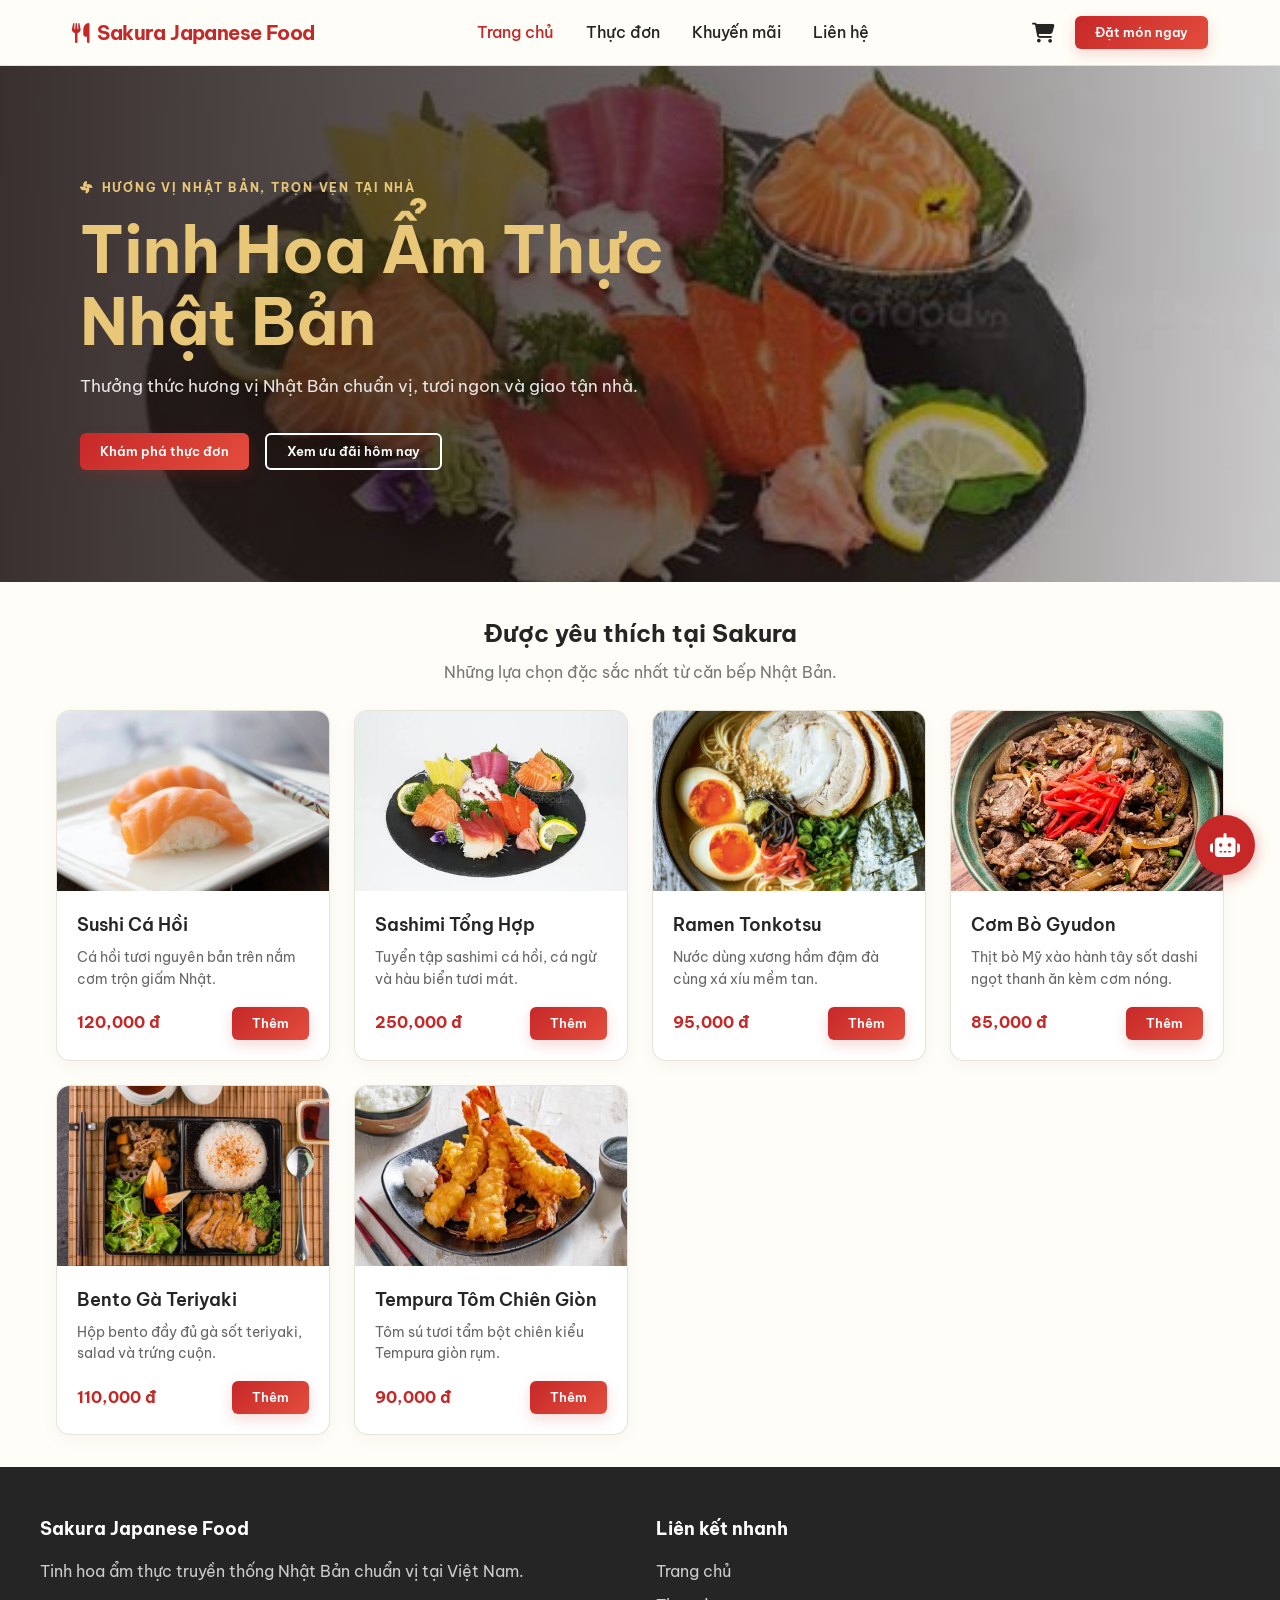
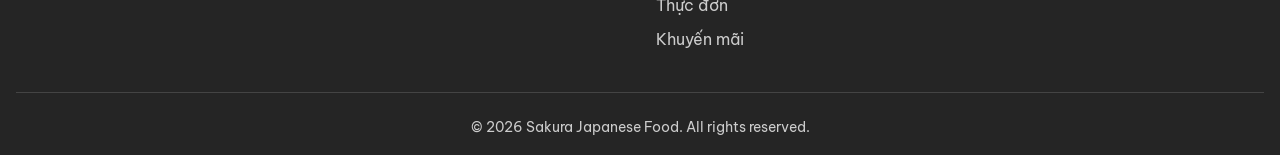
<file: html/index.html>
<!DOCTYPE html>
<html lang="vi">
<head>
  <meta charset="UTF-8">
  <meta name="viewport" content="width=device-width, initial-scale=1.0">
  <title>Sakura Japanese Food - Tinh Hoa Ẩm Thực Nhật Bản</title>
  <link rel="stylesheet" href="../css/style.css">
  <link href="https://fonts.googleapis.com/css2?family=Be+Vietnam+Pro:wght@400;500;600;700&display=swap" rel="stylesheet">
  <link rel="stylesheet" href="https://cdnjs.cloudflare.com/ajax/libs/font-awesome/6.4.0/css/all.min.css">
</head>
<body>
  <header>
    <div class="nav-container">
      <a href="index.html" class="logo"><i class="fa-solid fa-utensils"></i> Sakura Japanese Food</a>
      <nav class="nav-links">
        <a href="index.html" class="active">Trang chủ</a>
        <a href="menu.html">Thực đơn</a>
        <a href="promotions.html">Khuyến mãi</a>
        <a href="contact.html">Liên hệ</a>
      </nav>
      <div class="nav-actions">
        <a href="cart.html" class="cart-icon-btn"><i class="fa-solid fa-cart-shopping"></i><span class="cart-badge">0</span></a>
        <button class="btn-cta" onclick="window.location.href='menu.html'">Đặt món ngay</button>
        <button class="hamburger"><i class="fa-solid fa-bars"></i></button>
      </div>
    </div>
  </header>

  <section class="hero">
    <span class="hero-kicker"><i class="fa-solid fa-fan"></i> Hương vị Nhật Bản, trọn vẹn tại nhà</span>
    <h1>Tinh Hoa Ẩm Thực Nhật Bản</h1>
    <p>Thưởng thức hương vị Nhật Bản chuẩn vị, tươi ngon và giao tận nhà.</p>
    <div class="hero-buttons">
      <button class="btn-cta" onclick="window.location.href='menu.html'">Khám phá thực đơn</button>
      <button class="btn-secondary" onclick="window.location.href='promotions.html'">Xem ưu đãi hôm nay</button>
    </div>
  </section>

  <main class="container">
    <h2 class="section-heading">Được yêu thích tại Sakura</h2>
    <p class="section-subtitle">Những lựa chọn đặc sắc nhất từ căn bếp Nhật Bản.</p>
    <div class="grid-products" id="home-product-grid">
      <!-- Render từ menu.js -->
    </div>
  </main>

  <footer>
    <div class="footer-container">
      <div class="footer-col">
        <h3>Sakura Japanese Food</h3>
        <p>Tinh hoa ẩm thực truyền thống Nhật Bản chuẩn vị tại Việt Nam.</p>
      </div>
      <div class="footer-col">
        <h3>Liên kết nhanh</h3>
        <ul>
          <li><a href="index.html">Trang chủ</a></li>
          <li><a href="menu.html">Thực đơn</a></li>
          <li><a href="promotions.html">Khuyến mãi</a></li>
        </ul>
      </div>
    </div>
    <div class="footer-bottom"><p>&copy; 2026 Sakura Japanese Food. All rights reserved.</p></div>
  </footer>

  <script src="../javascripts/main.js"></script>
  <script src="../javascripts/menu.js"></script>
  <script src="../javascripts/assistant.js"></script>
</body>
</html>
</file>
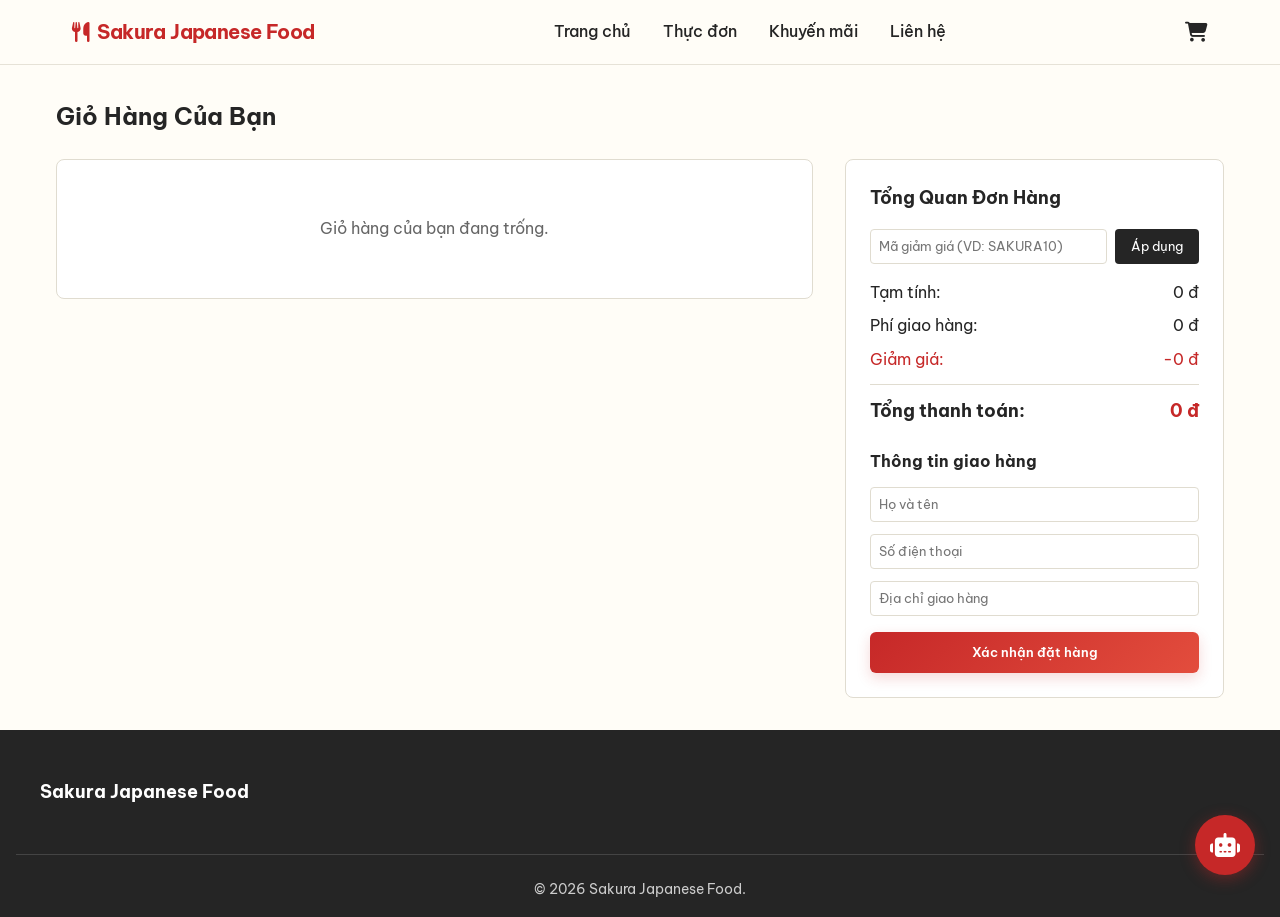
<file: html/cart.html>
<!DOCTYPE html>
<html lang="vi">
<head>
  <meta charset="UTF-8">
  <meta name="viewport" content="width=device-width, initial-scale=1.0">
  <title>Giỏ hàng & Thanh toán - Sakura Japanese Food</title>
  <link rel="stylesheet" href="../css/style.css">
  <link href="https://fonts.googleapis.com/css2?family=Be+Vietnam+Pro:wght@400;500;600;700&display=swap" rel="stylesheet">
  <link rel="stylesheet" href="https://cdnjs.cloudflare.com/ajax/libs/font-awesome/6.4.0/css/all.min.css">
</head>
<body>
  <header>
    <div class="nav-container">
      <a href="index.html" class="logo"><i class="fa-solid fa-utensils"></i> Sakura Japanese Food</a>
      <nav class="nav-links">
        <a href="index.html">Trang chủ</a>
        <a href="menu.html">Thực đơn</a>
        <a href="promotions.html">Khuyến mãi</a>
        <a href="contact.html">Liên hệ</a>
      </nav>
      <div class="nav-actions">
        <a href="cart.html" class="cart-icon-btn active"><i class="fa-solid fa-cart-shopping"></i><span class="cart-badge">0</span></a>
        <button class="hamburger"><i class="fa-solid fa-bars"></i></button>
      </div>
    </div>
  </header>

  <main class="container">
    <h2 style="margin-bottom: 1.5rem;">Giỏ Hàng Của Bạn</h2>
    <div style="display: grid; grid-template-columns: 2fr 1fr; gap: 2rem; align-items: start;">
      <div style="background: white; padding: 1.5rem; border-radius: 8px; border: 1px solid #E0DCD0;" id="cart-items-container">
        <!-- Render danh sách sản phẩm trong giỏ -->
      </div>
      <div style="background: white; padding: 1.5rem; border-radius: 8px; border: 1px solid #E0DCD0;">
        <h3 style="margin-bottom: 1rem; font-size: 1.1rem;">Tổng Quan Đơn Hàng</h3>
        <div style="display: flex; gap: 0.5rem; margin-bottom: 1rem;">
          <input type="text" id="promo-code-input" placeholder="Mã giảm giá (VD: SAKURA10)" style="flex: 1; padding: 0.5rem; border: 1px solid #E0DCD0; border-radius: 4px;">
          <button id="apply-promo-btn" style="padding: 0.5rem 1rem; background: #252525; color: white; border: none; border-radius: 4px; cursor: pointer;">Áp dụng</button>
        </div>
        <p id="promo-msg" style="font-size: 0.85rem; margin-bottom: 1rem;"></p>
        <div style="display: flex; justify-content: space-between; margin-bottom: 0.5rem;"><span>Tạm tính:</span><span id="subtotal-price">0 đ</span></div>
        <div style="display: flex; justify-content: space-between; margin-bottom: 0.5rem;"><span>Phí giao hàng:</span><span id="shipping-fee">0 đ</span></div>
        <div style="display: flex; justify-content: space-between; margin-bottom: 0.75rem; color: #C62828;"><span>Giảm giá:</span><span id="discount-amount">0 đ</span></div>
        <hr style="margin-bottom: 0.75rem; border: 0; border-top: 1px solid #E0DCD0;">
        <div style="display: flex; justify-content: space-between; font-weight: 700; font-size: 1.1rem; margin-bottom: 1.5rem;"><span>Tổng thanh toán:</span><span id="final-total" style="color: #C62828;">0 đ</span></div>

        <form id="checkout-form">
          <h4 style="margin-bottom: 0.75rem; font-size: 1rem;">Thông tin giao hàng</h4>
          <div style="margin-bottom: 0.75rem;"><input type="text" id="fullname" placeholder="Họ và tên" required style="width: 100%; padding: 0.5rem; border: 1px solid #E0DCD0; border-radius: 4px;"></div>
          <div style="margin-bottom: 0.75rem;"><input type="tel" id="phone" placeholder="Số điện thoại" required style="width: 100%; padding: 0.5rem; border: 1px solid #E0DCD0; border-radius: 4px;"></div>
          <div style="margin-bottom: 1rem;"><input type="text" id="address" placeholder="Địa chỉ giao hàng" required style="width: 100%; padding: 0.5rem; border: 1px solid #E0DCD0; border-radius: 4px;"></div>
          <button type="submit" class="btn-cta" style="width: 100%; padding: 0.75rem;">Xác nhận đặt hàng</button>
        </form>
      </div>
    </div>
  </main>

  <footer>
    <div class="footer-container"><div class="footer-col"><h3>Sakura Japanese Food</h3></div></div>
    <div class="footer-bottom"><p>&copy; 2026 Sakura Japanese Food.</p></div>
  </footer>

  <script src="../javascripts/main.js"></script>
  <script src="../javascripts/cart.js"></script>
  <script src="../javascripts/assistant.js"></script>
</body>
</html>
</file>
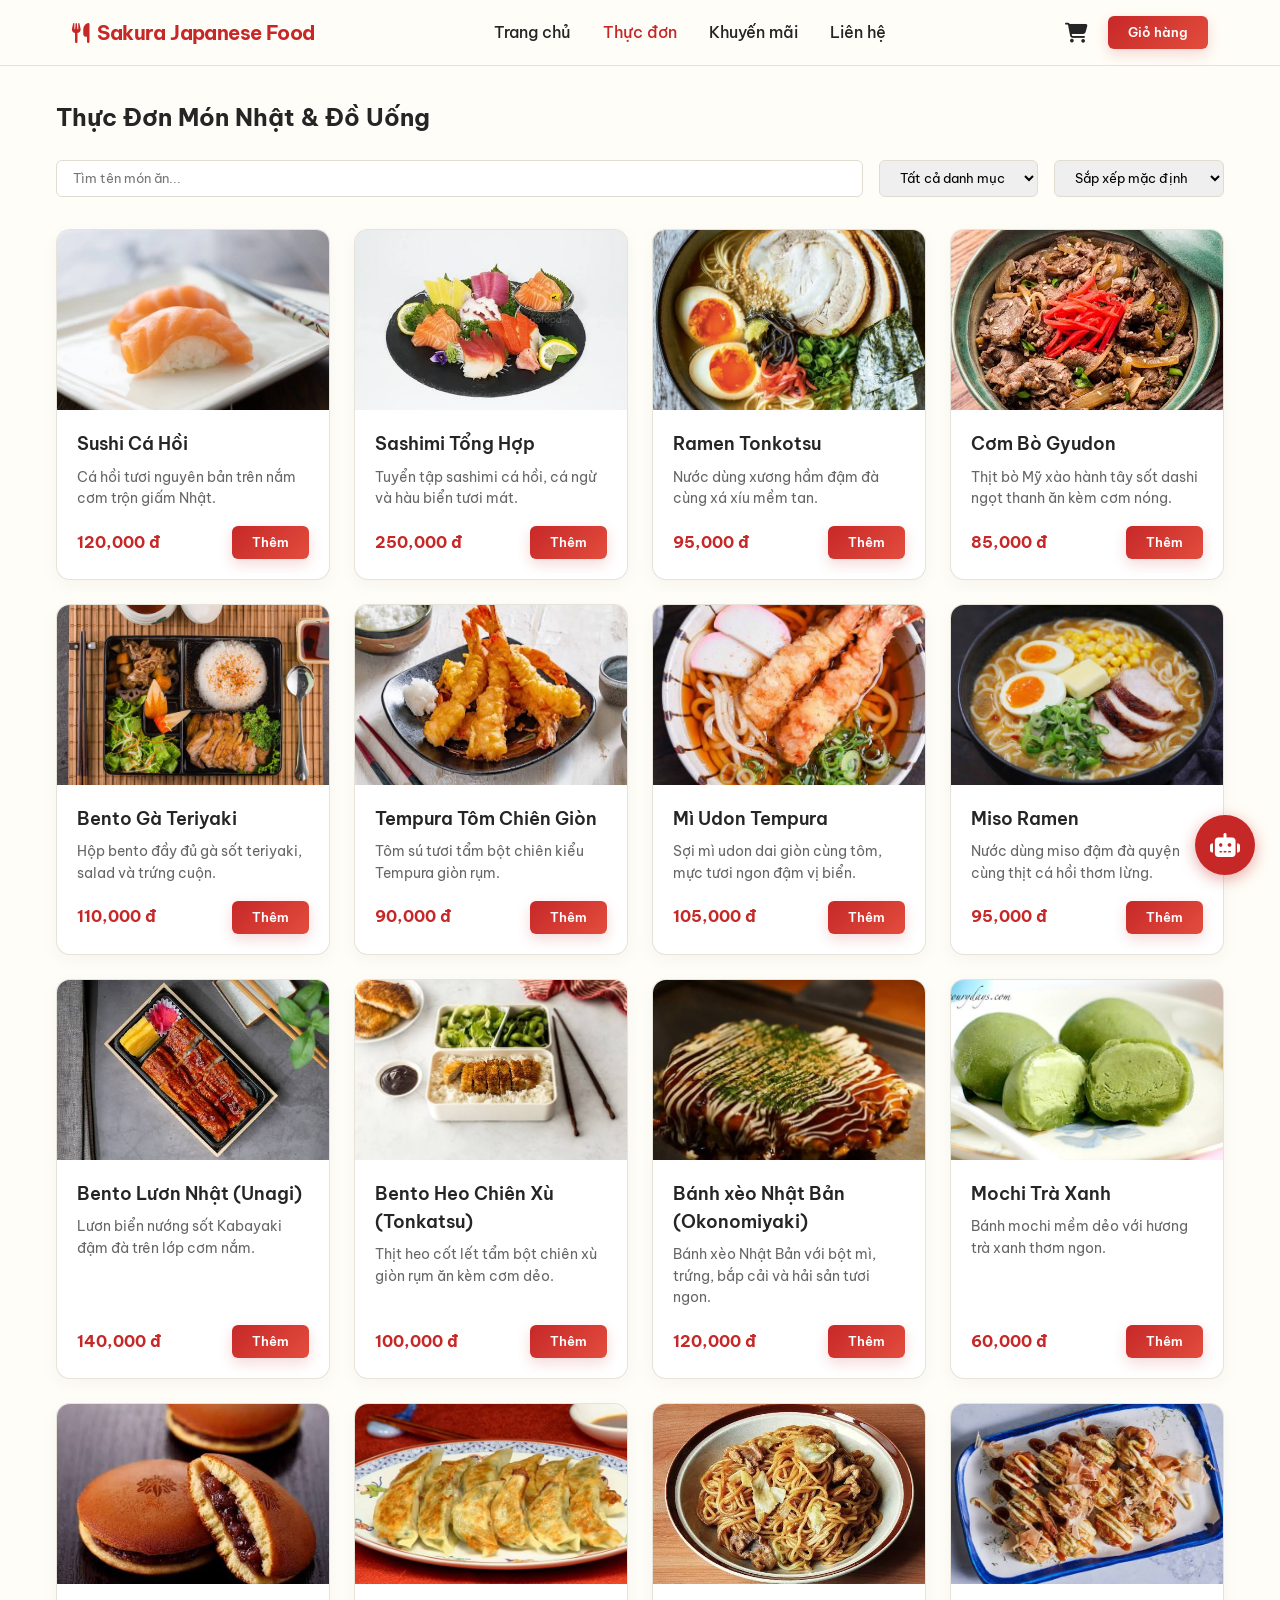
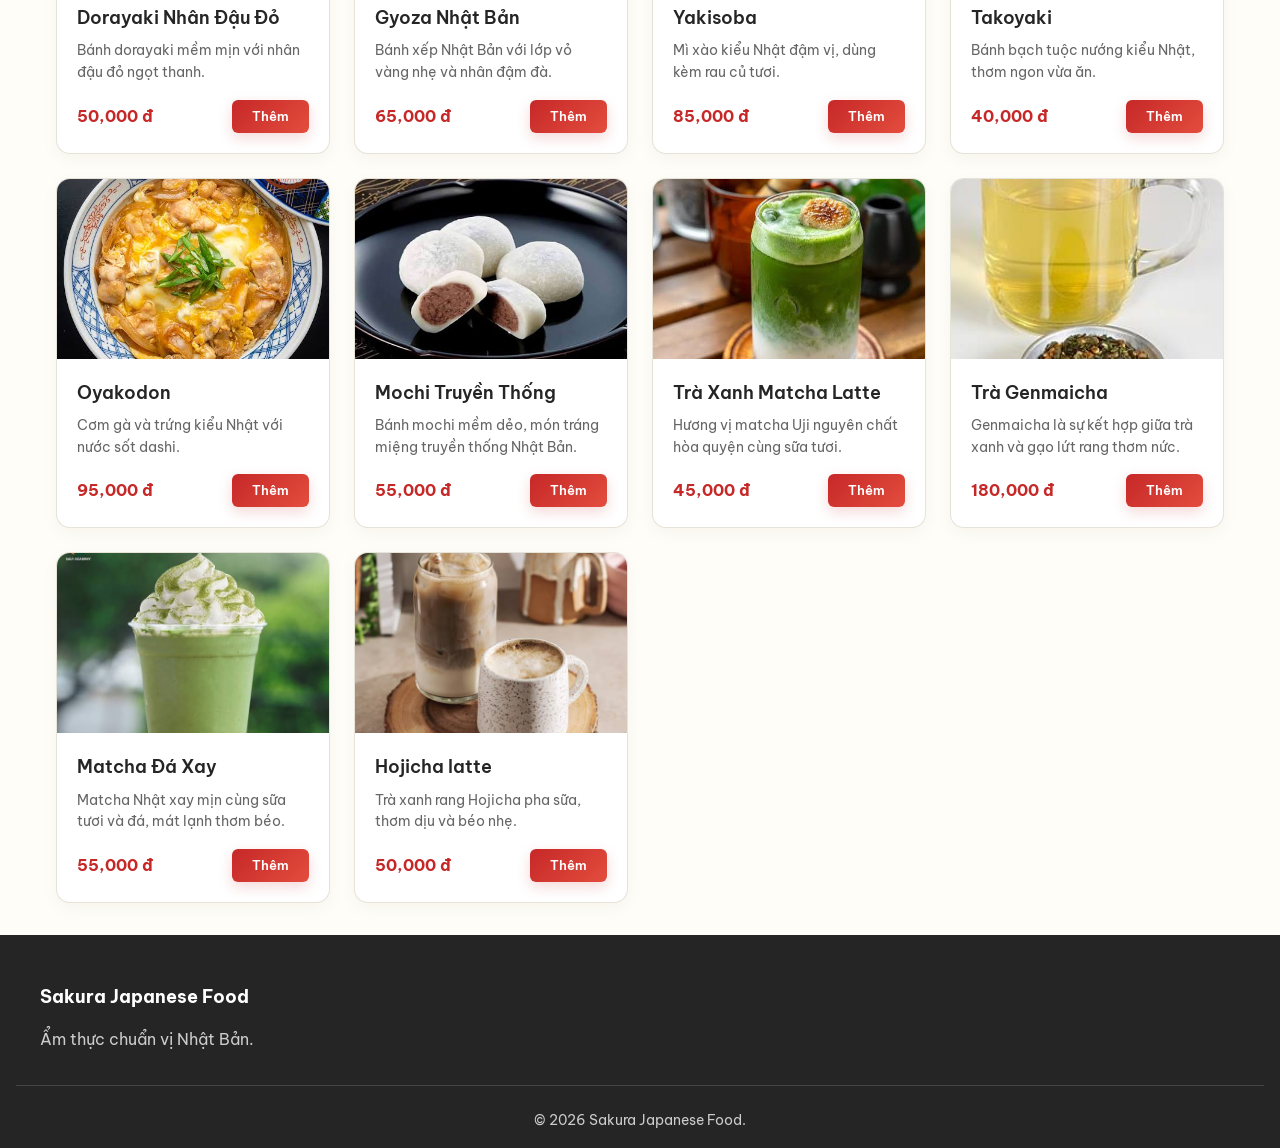
<file: html/menu.html>
<!DOCTYPE html>
<html lang="vi">
<head>
  <meta charset="UTF-8">
  <meta name="viewport" content="width=device-width, initial-scale=1.0">
  <title>Thực đơn - Sakura Japanese Food</title>
  <link rel="stylesheet" href="../css/style.css">
  <link href="https://fonts.googleapis.com/css2?family=Be+Vietnam+Pro:wght@400;500;600;700&display=swap" rel="stylesheet">
  <link rel="stylesheet" href="https://cdnjs.cloudflare.com/ajax/libs/font-awesome/6.4.0/css/all.min.css">
</head>
<body>
  <header>
    <div class="nav-container">
      <a href="index.html" class="logo"><i class="fa-solid fa-utensils"></i> Sakura Japanese Food</a>
      <nav class="nav-links">
        <a href="index.html">Trang chủ</a>
        <a href="menu.html" class="active">Thực đơn</a>
        <a href="promotions.html">Khuyến mãi</a>
        <a href="contact.html">Liên hệ</a>
      </nav>
      <div class="nav-actions">
        <a href="cart.html" class="cart-icon-btn"><i class="fa-solid fa-cart-shopping"></i><span class="cart-badge">0</span></a>
        <button class="btn-cta" onclick="window.location.href='cart.html'">Giỏ hàng</button>
        <button class="hamburger"><i class="fa-solid fa-bars"></i></button>
      </div>
    </div>
  </header>

  <main class="container">
    <h2 style="margin-bottom: 1.5rem;">Thực Đơn Món Nhật & Đồ Uống</h2>
    <div style="display: flex; gap: 1rem; flex-wrap: wrap; margin-bottom: 2rem;">
      <input type="text" id="search-input" placeholder="Tìm tên món ăn..." style="padding: 0.5rem 1rem; border: 1px solid #E0DCD0; border-radius: 6px; flex: 1; min-width: 200px;">
      <select id="category-filter" style="padding: 0.5rem 1rem; border: 1px solid #E0DCD0; border-radius: 6px;">
        <option value="all">Tất cả danh mục</option>
        <option value="sushi">Sushi & Sashimi</option>
        <option value="ramen">Ramen & Udon</option>
        <option value="rice">Cơm Nhật</option>
        <option value="bento">Bento</option>
        <option value="tempura">Tempura</option>
        <option value="snack">Món ăn nhẹ</option>
        <option value="dessert">Tráng miệng</option>
        <option value="drink">Đồ uống</option>
      </select>
      <select id="sort-filter" style="padding: 0.5rem 1rem; border: 1px solid #E0DCD0; border-radius: 6px;">
        <option value="default">Sắp xếp mặc định</option>
        <option value="asc">Giá: Thấp đến Cao</option>
        <option value="desc">Giá: Cao đến Thấp</option>
      </select>
    </div>
    <div id="menu-product-grid" class="grid-products"></div>
  </main>

  <footer>
    <div class="footer-container">
      <div class="footer-col"><h3>Sakura Japanese Food</h3><p>Ẩm thực chuẩn vị Nhật Bản.</p></div>
    </div>
    <div class="footer-bottom"><p>&copy; 2026 Sakura Japanese Food.</p></div>
  </footer>

  <script src="../javascripts/main.js"></script>
  <script src="../javascripts/menu.js"></script>
  <script src="../javascripts/assistant.js"></script>
</body>
</html>
</file>
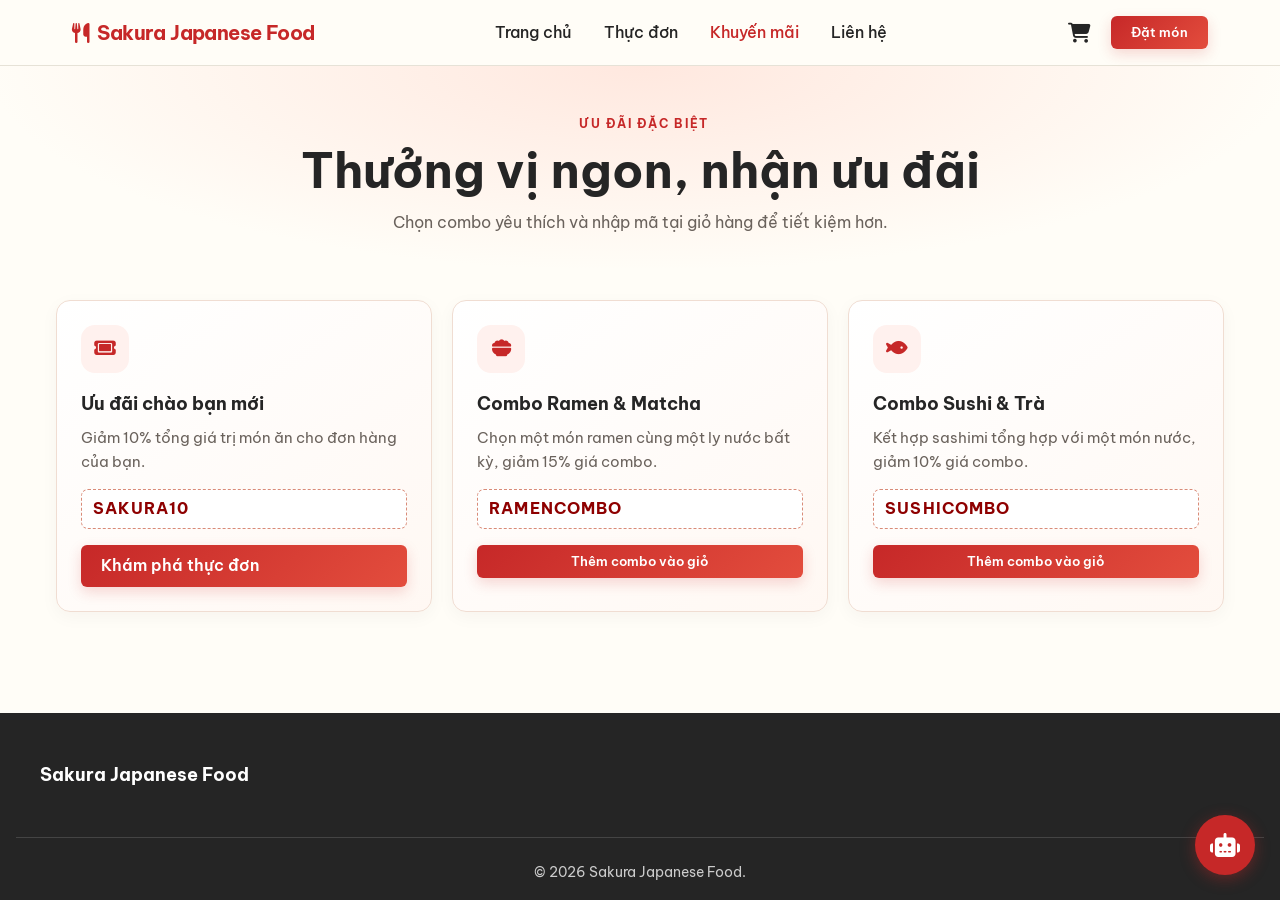
<file: html/promotions.html>
<!DOCTYPE html>
<html lang="vi">
<head>
  <meta charset="UTF-8">
  <meta name="viewport" content="width=device-width, initial-scale=1.0">
  <title>Khuyến mãi - Sakura Japanese Food</title>
  <link rel="stylesheet" href="../css/style.css">
  <link href="https://fonts.googleapis.com/css2?family=Be+Vietnam+Pro:wght@400;500;600;700&display=swap" rel="stylesheet">
  <link rel="stylesheet" href="https://cdnjs.cloudflare.com/ajax/libs/font-awesome/6.4.0/css/all.min.css">
</head>
<body>
  <header>
    <div class="nav-container">
      <a href="index.html" class="logo"><i class="fa-solid fa-utensils"></i> Sakura Japanese Food</a>
      <nav class="nav-links">
        <a href="index.html">Trang chủ</a>
        <a href="menu.html">Thực đơn</a>
        <a href="promotions.html" class="active">Khuyến mãi</a>
        <a href="contact.html">Liên hệ</a>
      </nav>
      <div class="nav-actions">
        <a href="cart.html" class="cart-icon-btn"><i class="fa-solid fa-cart-shopping"></i><span class="cart-badge">0</span></a>
        <button class="btn-cta" onclick="window.location.href='menu.html'">Đặt món</button>
        <button class="hamburger"><i class="fa-solid fa-bars"></i></button>
      </div>
    </div>
  </header>

  <section class="promo-intro">
    <span class="hero-kicker"><i class="fa-solid fa-sparkles"></i> Ưu đãi đặc biệt</span>
    <h1>Thưởng vị ngon, nhận ưu đãi</h1>
    <p>Chọn combo yêu thích và nhập mã tại giỏ hàng để tiết kiệm hơn.</p>
  </section>

  <main class="container">
    <div class="promo-grid">
      <article class="card promo-card">
        <div class="promo-icon"><i class="fa-solid fa-ticket"></i></div>
        <h2>Ưu đãi chào bạn mới</h2>
        <p>Giảm 10% tổng giá trị món ăn cho đơn hàng của bạn.</p>
        <span class="promo-code">SAKURA10</span>
        <a class="btn-cta" href="menu.html">Khám phá thực đơn</a>
      </article>
      <article class="card promo-card">
        <div class="promo-icon"><i class="fa-solid fa-bowl-food"></i></div>
        <h2>Combo Ramen & Matcha</h2>
        <p>Chọn một món ramen cùng một ly nước bất kỳ, giảm 15% giá combo.</p>
        <span class="promo-code">RAMENCOMBO</span>
        <button class="btn-cta" onclick="addToCart(3); addToCart(21); window.location.href='cart.html?promo=RAMENCOMBO'">Thêm combo vào giỏ</button>
      </article>
      <article class="card promo-card">
        <div class="promo-icon"><i class="fa-solid fa-fish"></i></div>
        <h2>Combo Sushi & Trà</h2>
        <p>Kết hợp sashimi tổng hợp với một món nước, giảm 10% giá combo.</p>
        <span class="promo-code">SUSHICOMBO</span>
        <button class="btn-cta" onclick="addToCart(2); addToCart(22); window.location.href='cart.html?promo=SUSHICOMBO'">Thêm combo vào giỏ</button>
      </article>
    </div>
  </main>

  <footer>
    <div class="footer-container"><div class="footer-col"><h3>Sakura Japanese Food</h3></div></div>
    <div class="footer-bottom"><p>&copy; 2026 Sakura Japanese Food.</p></div>
  </footer>

  <script src="../javascripts/main.js"></script>
  <script src="../javascripts/menu.js"></script>
  <script src="../javascripts/assistant.js"></script>
</body>
</html>
</file>
<file: css/style.css>
/* ==========================================
   SAKURA JAPANESE FOOD - DESIGN SYSTEM
   ========================================== */
:root {
  --primary-red: #C62828;
  --primary-dark-red: #8E0000;
  --bg-cream: #FFFDF7;
  --text-charcoal: #252525;
  --accent-gold: #E8C878;
  --border-color: #E0DCD0;
  --white: #FFFFFF;
  --soft-pink: #FFF1EE;
}

* {
  box-sizing: border-box;
  margin: 0;
  padding: 0;
  font-family: 'Be Vietnam Pro', 'Inter', sans-serif;
}

body {
  background-color: var(--bg-cream);
  color: var(--text-charcoal);
  line-height: 1.6;
  display: flex;
  flex-direction: column;
  min-height: 100vh;
}

a { text-decoration: none; color: inherit; }
ul { list-style: none; }

/* Header & Navigation */
header {
  background-color: rgba(255, 253, 247, 0.96);
  border-bottom: 1px solid rgba(224, 220, 208, 0.8);
  position: sticky;
  top: 0;
  z-index: 1000;
  backdrop-filter: blur(12px);
}

.nav-container {
  max-width: 1200px;
  margin: 0 auto;
  padding: 1rem 2rem;
  display: flex;
  align-items: center;
  justify-content: space-between;
}

.logo {
  display: flex;
  align-items: center;
  gap: 0.5rem;
  font-weight: 700;
  font-size: 1.25rem;
  color: var(--primary-red);
  letter-spacing: -0.03em;
}

.nav-links {
  display: flex;
  gap: 2rem;
  align-items: center;
}

.nav-links a {
  font-weight: 500;
  color: var(--text-charcoal);
  transition: color 0.2s;
}

.nav-links a:hover, .nav-links a.active {
  color: var(--primary-red);
}

.nav-actions {
  display: flex;
  align-items: center;
  gap: 1.25rem;
}

.cart-icon-btn {
  position: relative;
  background: none;
  border: none;
  cursor: pointer;
  font-size: 1.25rem;
  color: var(--text-charcoal);
}

.cart-badge {
  position: absolute;
  top: -8px;
  right: -10px;
  background-color: var(--primary-red);
  color: white;
  font-size: 0.7rem;
  padding: 2px 6px;
  border-radius: 50%;
  font-weight: bold;
}

.btn-cta {
  background: linear-gradient(135deg, var(--primary-red), #E34D3D);
  color: white;
  padding: 0.5rem 1.25rem;
  border-radius: 6px;
  font-weight: 600;
  border: none;
  cursor: pointer;
  transition: transform 0.2s, box-shadow 0.2s, background 0.2s;
  box-shadow: 0 5px 14px rgba(198, 40, 40, 0.18);
}

.btn-cta:hover {
  background: linear-gradient(135deg, var(--primary-dark-red), var(--primary-red));
  transform: translateY(-2px);
  box-shadow: 0 8px 18px rgba(198, 40, 40, 0.25);
}

.hamburger {
  display: none;
  background: none;
  border: none;
  font-size: 1.5rem;
  cursor: pointer;
}

/* Container & Layout */
.container {
  max-width: 1200px;
  margin: 2rem auto;
  padding: 0 1rem;
  flex: 1;
  width: 100%;
}

/* Hero Section */
.hero {
  position: relative;
  overflow: hidden;
  background:
    linear-gradient(90deg, rgba(28, 17, 15, 0.86) 0%, rgba(28, 17, 15, 0.64) 50%, rgba(28, 17, 15, 0.18) 100%),
    url('../images/sashimi_assortment.jpg') center 52%/cover no-repeat;
  color: white;
  padding: 7rem max(2rem, calc((100% - 1120px) / 2));
  text-align: left;
  min-height: 460px;
  display: flex;
  flex-direction: column;
  align-items: flex-start;
  justify-content: center;
}

.hero-kicker {
  display: inline-flex;
  align-items: center;
  gap: 0.5rem;
  color: var(--accent-gold);
  text-transform: uppercase;
  letter-spacing: 0.14em;
  font-size: 0.78rem;
  font-weight: 700;
  margin-bottom: 1rem;
}

.hero h1 {
  font-size: clamp(2.5rem, 5vw, 4.25rem);
  line-height: 1.12;
  margin-bottom: 1rem;
  color: var(--accent-gold);
  max-width: 720px;
}

.hero p {
  font-size: 1.08rem;
  margin: 0 0 2rem;
  max-width: 560px;
  color: rgba(255, 255, 255, 0.88);
}

.hero-buttons {
  display: flex;
  gap: 1rem;
  justify-content: flex-start;
  flex-wrap: wrap;
}

.btn-secondary {
  background: transparent;
  border: 2px solid white;
  color: white;
  padding: 0.5rem 1.25rem;
  border-radius: 6px;
  font-weight: 600;
  cursor: pointer;
  transition: all 0.2s;
}

.btn-secondary:hover {
  background: white;
  color: var(--text-charcoal);
}

/* Grids & Cards */
.grid-products {
  display: grid;
  grid-template-columns: repeat(auto-fill, minmax(260px, 1fr));
  gap: 1.5rem;
  margin-top: 1.5rem;
}

.card {
  background: white;
  border-radius: 14px;
  overflow: hidden;
  border: 1px solid rgba(224, 220, 208, 0.8);
  transition: transform 0.25s, box-shadow 0.25s, border-color 0.25s;
  box-shadow: 0 5px 18px rgba(47, 35, 29, 0.04);
  display: flex;
  flex-direction: column;
}

.card:hover {
  transform: translateY(-6px);
  border-color: rgba(198, 40, 40, 0.22);
  box-shadow: 0 16px 30px rgba(47, 35, 29, 0.1);
}

.card img {
  width: 100%;
  height: 180px;
  object-fit: cover;
  background: var(--soft-pink);
}

.card-body {
  padding: 1.25rem;
  display: flex;
  flex-direction: column;
  flex: 1;
}

.card-title {
  font-size: 1.1rem;
  font-weight: 600;
  margin-bottom: 0.5rem;
}

.card-desc {
  font-size: 0.85rem;
  color: #666;
  margin-bottom: 1rem;
  flex: 1;
}

.card-footer {
  display: flex;
  align-items: center;
  justify-content: space-between;
  margin-top: auto;
}

.price {
  font-weight: 700;
  color: var(--primary-red);
}

.section-heading {
  text-align: center;
  margin-bottom: 0.5rem;
}

.section-subtitle {
  text-align: center;
  color: #777;
  margin-bottom: 1.5rem;
}

.promo-intro {
  text-align: center;
  padding: 2.5rem 1rem 2rem;
  background: radial-gradient(ellipse at top, #FFE8DF 0%, rgba(255, 253, 247, 0) 72%);
}

.promo-intro .hero-kicker {
  color: var(--primary-red);
  margin-bottom: 0.5rem;
}

.promo-intro h1 {
  color: var(--text-charcoal);
  font-size: clamp(2rem, 4vw, 3rem);
  line-height: 1.2;
  margin-bottom: 0.65rem;
}

.promo-intro p {
  color: #6A625C;
}

.promo-grid {
  display: grid;
  grid-template-columns: repeat(auto-fit, minmax(280px, 1fr));
  gap: 1.25rem;
}

.promo-card {
  position: relative;
  padding: 1.5rem;
  background: linear-gradient(145deg, #FFFFFF 0%, #FFF8F3 100%);
  border: 1px solid #F0DDD2;
}

.promo-card h2 {
  color: var(--text-charcoal);
  font-size: 1.15rem;
  margin-bottom: 0.5rem;
}

.promo-card p {
  color: #6A625C;
  font-size: 0.92rem;
  margin-bottom: 1rem;
}

.promo-icon {
  width: 48px;
  height: 48px;
  display: grid;
  place-items: center;
  color: var(--primary-red);
  background: var(--soft-pink);
  border-radius: 14px;
  font-size: 1.2rem;
  margin-bottom: 1rem;
}

.promo-code {
  display: inline-flex;
  padding: 0.4rem 0.7rem;
  margin-bottom: 1rem;
  border: 1px dashed #D98B78;
  border-radius: 7px;
  background: #FFF;
  color: var(--primary-dark-red);
  font-weight: 700;
  letter-spacing: 0.07em;
}

.promo-card .btn-cta {
  display: inline-block;
}

/* Footer */
footer {
  background-color: var(--text-charcoal);
  color: #CCC;
  padding: 3rem 1rem 1rem;
  margin-top: auto;
}

.footer-container {
  max-width: 1200px;
  margin: 0 auto;
  display: grid;
  grid-template-columns: repeat(auto-fit, minmax(220px, 1fr));
  gap: 2rem;
  margin-bottom: 2rem;
}

.footer-col h3 {
  color: white;
  margin-bottom: 1rem;
  font-size: 1.1rem;
}

.footer-col ul li { margin-bottom: 0.5rem; }
.footer-col ul li a:hover { color: white; }
.footer-bottom {
  text-align: center;
  padding-top: 1.5rem;
  border-top: 1px solid #444;
  font-size: 0.85rem;
}

/* ==========================================
   VIRTUAL AI ASSISTANT CHATBOT STYLES
   ========================================== */
.ai-fab {
  position: fixed;
  bottom: 25px;
  right: 25px;
  background-color: var(--primary-red);
  color: white;
  width: 60px;
  height: 60px;
  border-radius: 50%;
  display: flex;
  align-items: center;
  justify-content: center;
  font-size: 1.5rem;
  box-shadow: 0 4px 15px rgba(198, 40, 40, 0.4);
  cursor: pointer;
  z-index: 9999;
  transition: transform 0.2s;
  border: none;
}
.ai-fab:hover { transform: scale(1.08); }

.ai-chat-box {
  position: fixed;
  bottom: 95px;
  right: 25px;
  width: 350px;
  height: 480px;
  background: white;
  border-radius: 12px;
  box-shadow: 0 10px 30px rgba(0,0,0,0.15);
  display: none;
  flex-direction: column;
  z-index: 9999;
  border: 1px solid var(--border-color);
  overflow: hidden;
}

.ai-chat-header {
  background-color: var(--primary-red);
  color: white;
  padding: 1rem;
  display: flex;
  align-items: center;
  justify-content: space-between;
  font-weight: 600;
}

.ai-chat-body {
  flex: 1;
  padding: 1rem;
  overflow-y: auto;
  display: flex;
  flex-direction: column;
  gap: 0.75rem;
  background-color: #FAFAFA;
}

.ai-msg {
  max-width: 80%;
  padding: 0.6rem 0.9rem;
  border-radius: 8px;
  font-size: 0.9rem;
  line-height: 1.4;
}

.ai-msg.bot {
  background-color: white;
  color: var(--text-charcoal);
  align-self: flex-start;
  border: 1px solid var(--border-color);
}

.ai-msg.user {
  background-color: var(--primary-red);
  color: white;
  align-self: flex-end;
}

.ai-chat-footer {
  padding: 0.75rem;
  background: white;
  border-top: 1px solid var(--border-color);
  display: flex;
  gap: 0.5rem;
}

.ai-chat-footer input {
  flex: 1;
  padding: 0.5rem 0.75rem;
  border: 1px solid var(--border-color);
  border-radius: 6px;
  outline: none;
  font-size: 0.9rem;
}

.ai-chat-footer button {
  background-color: var(--primary-red);
  color: white;
  border: none;
  padding: 0 1rem;
  border-radius: 6px;
  cursor: pointer;
  font-weight: 600;
}

@media (max-width: 768px) {
  .nav-links {
    display: none;
    flex-direction: column;
    position: absolute;
    top: 100%;
    left: 0;
    width: 100%;
    background: white;
    padding: 1.5rem;
    border-bottom: 1px solid var(--border-color);
  }
  .nav-links.active { display: flex; }
  .hamburger { display: block; }
  .hero { min-height: 400px; padding: 5rem 1.5rem; }
  .hero h1 { font-size: 2.4rem; }
  .hero-buttons { align-items: stretch; }
  .hero-buttons > * { text-align: center; }
  .ai-chat-box { width: 90%; right: 5%; left: 5%; }
}

@media (max-width: 480px) {
  .nav-container { padding: 0.85rem 1rem; }
  .logo { font-size: 1.02rem; }
  .nav-actions { gap: 0.9rem; }
  .nav-actions > .btn-cta { display: none; }
  .hero { min-height: 370px; padding: 4rem 1.15rem; }
  .hero h1 { font-size: 2rem; }
  .hero p { font-size: 0.98rem; }
  .hero-buttons { flex-direction: column; width: 100%; }
  .hero-buttons > * { width: 100%; }
}
</file>
